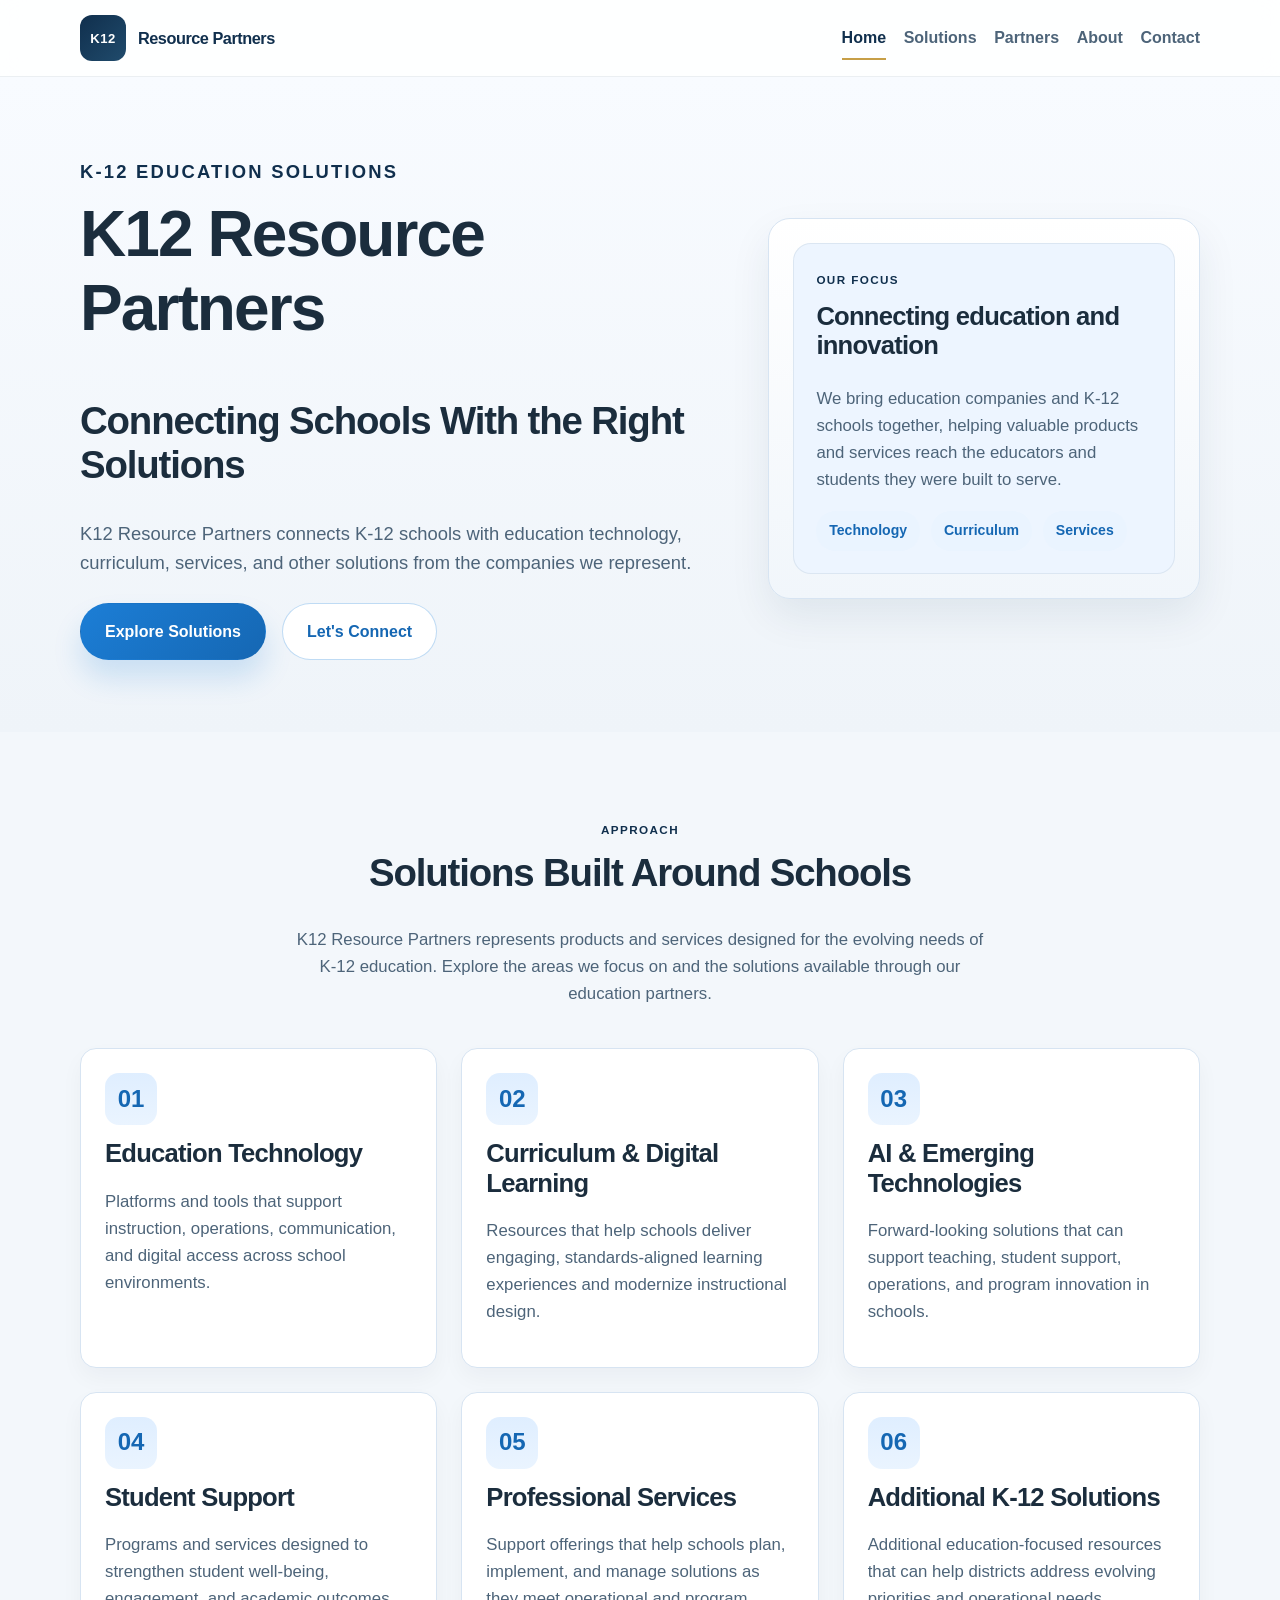
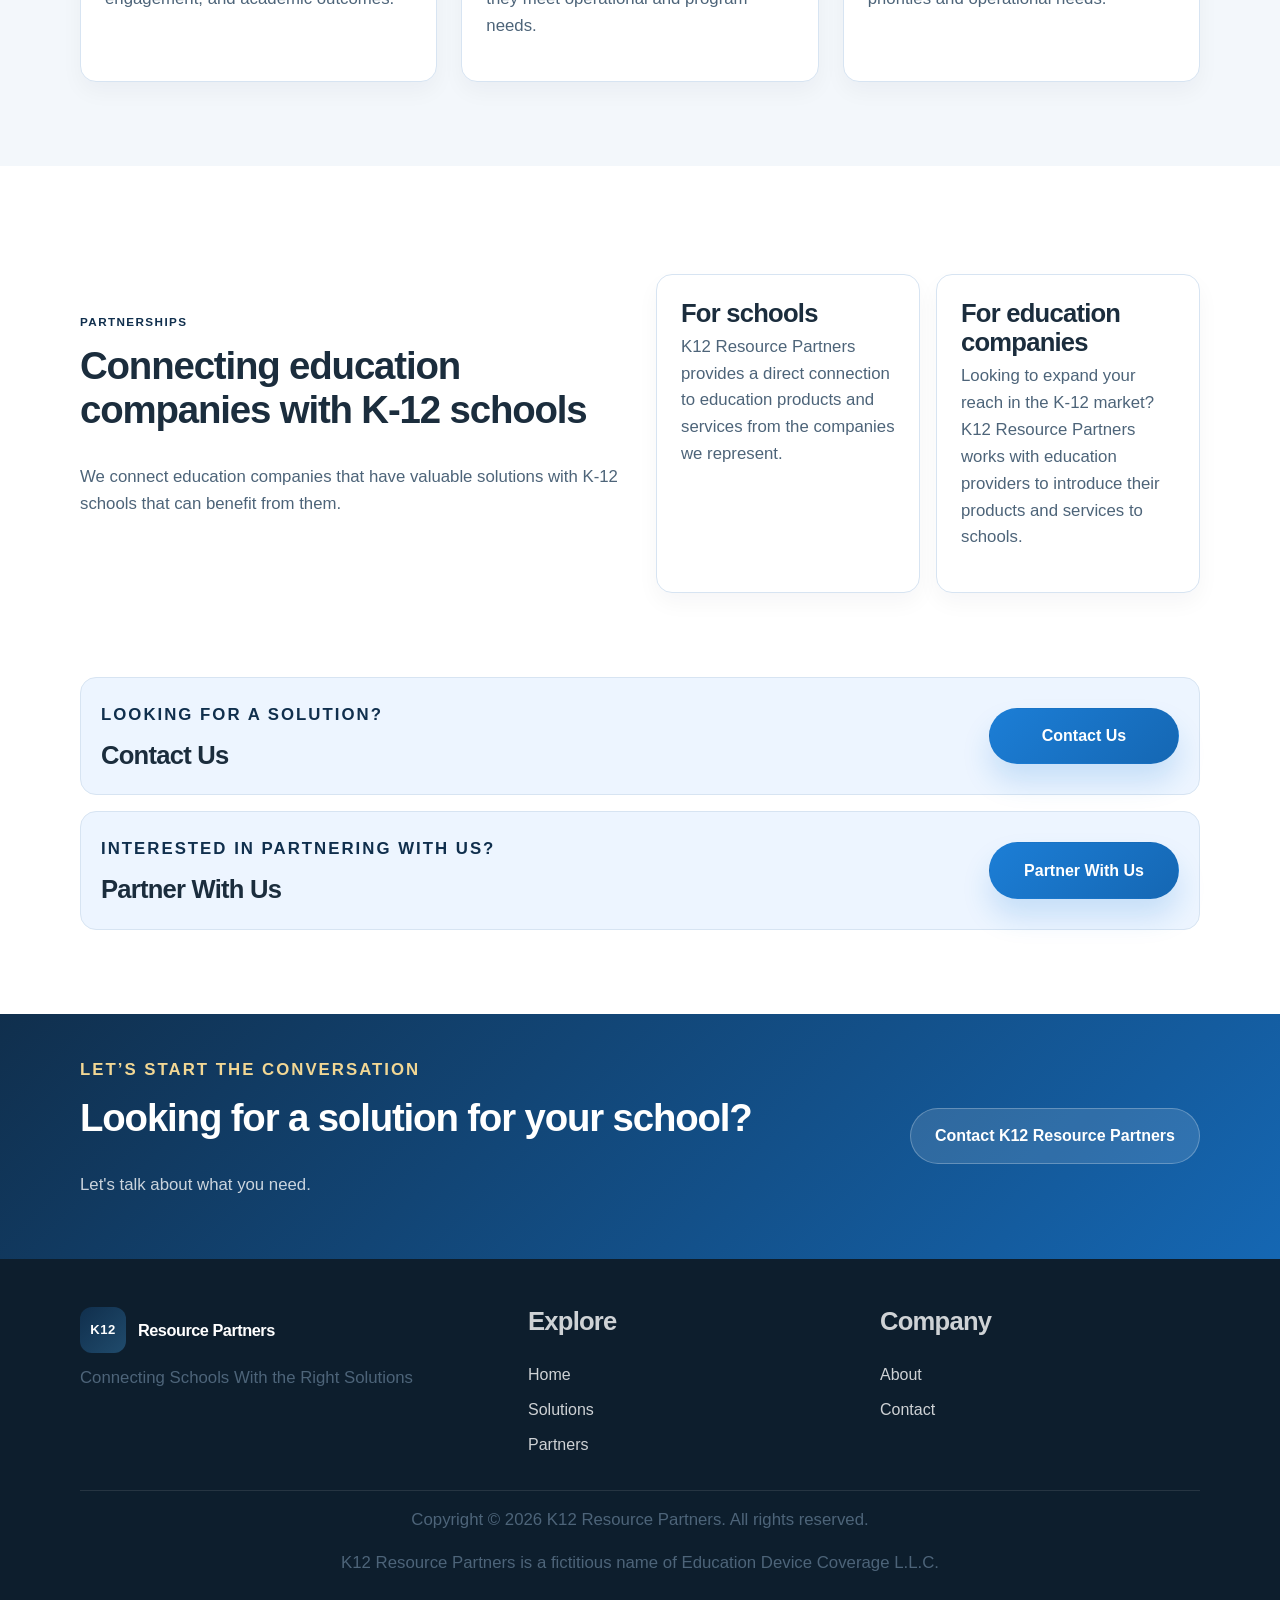
<file: index.html>
<!DOCTYPE html>
<html lang="en">
  <head>
    <meta charset="UTF-8" />
    <meta name="viewport" content="width=device-width, initial-scale=1.0" />
    <title>K12 Resource Partners | K-12 Education Solutions</title>
    <meta name="description" content="K12 Resource Partners connects K-12 schools with education technology, curriculum, services, and other solutions from education providers." />
    <meta property="og:site_name" content="K12 Resource Partners" />
    <meta property="og:type" content="website" />
    <meta property="og:title" content="K12 Resource Partners | K-12 Education Solutions" />
    <meta property="og:description" content="K12 Resource Partners connects K-12 schools with education technology, curriculum, services, and other solutions from education providers." />
    <meta property="og:url" content="https://k12resourcepartners.com/" />
    <link rel="canonical" href="https://k12resourcepartners.com/" />
    <link rel="icon" type="image/svg+xml" href="assets/favicon.svg" />
    <link rel="stylesheet" href="styles.css" />
  </head>
  <body>
    <header class="site-header">
      <div class="container header-inner">
        <a href="index.html" class="brand" aria-label="K12 Resource Partners home">
          <span class="brand-mark">K12</span>
          <span class="brand-word">Resource Partners</span>
        </a>

        <button class="nav-toggle" aria-expanded="false" aria-controls="site-navigation" aria-label="Toggle navigation">
          Menu
        </button>

        <nav class="main-nav" id="site-navigation" aria-label="Main navigation">
          <a href="index.html" class="is-current">Home</a>
          <a href="solutions.html">Solutions</a>
          <a href="partners.html">Partners</a>
          <a href="about.html">About</a>
          <a href="contact.html">Contact</a>
        </nav>
      </div>
    </header>

    <main>
      <section class="hero">
        <div class="container hero-layout">
          <div class="hero-copy">
            <p class="eyebrow">K-12 EDUCATION SOLUTIONS</p>
            <h1>K12 Resource Partners</h1>
            <h2>Connecting Schools With the Right Solutions</h2>
            <p>
              K12 Resource Partners connects K-12 schools with education technology, curriculum, services, and other solutions from the companies we represent.
            </p>
            <div class="hero-actions">
              <a class="button primary" href="solutions.html">Explore Solutions</a>
              <a class="button secondary" href="contact.html">Let's Connect</a>
            </div>
          </div>

          <div class="hero-panel" aria-label="K12 Resource Partners business model">
            <div class="hero-panel-inner">
              <p class="eyebrow">OUR FOCUS</p>
              <h3>Connecting education and innovation</h3>
              <p>
                We bring education companies and K-12 schools together, helping valuable products and services reach the educators and students they were built to serve.
              </p>
              <div class="pill-list" aria-label="Solution focus areas">
                <span class="pill">Technology</span>
                <span class="pill">Curriculum</span>
                <span class="pill">Services</span>
              </div>
            </div>
          </div>
        </div>
      </section>

      <section class="section">
        <div class="container">
          <div class="section-header">
            <p class="eyebrow">Approach</p>
            <h2>Solutions Built Around Schools</h2>
            <p>
              K12 Resource Partners represents products and services designed for the evolving needs of K-12 education.
              Explore the areas we focus on and the solutions available through our education partners.
            </p>
          </div>

          <div class="card-grid">
            <article class="solution-card">
              <div class="solution-icon" aria-hidden="true">01</div>
              <h3>Education Technology</h3>
              <p>Platforms and tools that support instruction, operations, communication, and digital access across school environments.</p>
            </article>

            <article class="solution-card">
              <div class="solution-icon" aria-hidden="true">02</div>
              <h3>Curriculum &amp; Digital Learning</h3>
              <p>Resources that help schools deliver engaging, standards-aligned learning experiences and modernize instructional design.</p>
            </article>

            <article class="solution-card">
              <div class="solution-icon" aria-hidden="true">03</div>
              <h3>AI &amp; Emerging Technologies</h3>
              <p>Forward-looking solutions that can support teaching, student support, operations, and program innovation in schools.</p>
            </article>

            <article class="solution-card">
              <div class="solution-icon" aria-hidden="true">04</div>
              <h3>Student Support</h3>
              <p>Programs and services designed to strengthen student well-being, engagement, and academic outcomes.</p>
            </article>

            <article class="solution-card">
              <div class="solution-icon" aria-hidden="true">05</div>
              <h3>Professional Services</h3>
              <p>Support offerings that help schools plan, implement, and manage solutions as they meet operational and program needs.</p>
            </article>

            <article class="solution-card">
              <div class="solution-icon" aria-hidden="true">06</div>
              <h3>Additional K-12 Solutions</h3>
              <p>Additional education-focused resources that can help districts address evolving priorities and operational needs.</p>
            </article>
          </div>
        </div>
      </section>

      <section class="section" style="background:#fff;">
        <div class="container split">
          <div>
            <p class="eyebrow">Partnerships</p>
            <h2>Connecting education companies with K-12 schools</h2>
            <p>
              We connect education companies that have valuable solutions with K-12 schools that can benefit from them.
            </p>
          </div>

          <div class="feature-list">
            <article class="feature-card">
              <h3>For schools</h3>
              <p>K12 Resource Partners provides a direct connection to education products and services from the companies we represent.</p>
            </article>
            <article class="feature-card">
              <h3>For education companies</h3>
              <p>Looking to expand your reach in the K-12 market? K12 Resource Partners works with education providers to introduce their products and services to schools.</p>
            </article>
          </div>
        </div>
      </section>

      <section class="section" style="padding-top:0; background:#fff;">
        <div class="container">
          <div class="cta-row cta-card">
            <div>
              <p class="eyebrow">Looking for a solution?</p>
              <h3>Contact Us</h3>
            </div>
            <a class="button primary" href="contact.html">Contact Us</a>
          </div>
          <div class="cta-row cta-card" style="margin-top: 1rem;">
            <div>
              <p class="eyebrow">Interested in partnering with us?</p>
              <h3>Partner With Us</h3>
            </div>
            <a class="button primary" href="contact.html#partner">Partner With Us</a>
          </div>
        </div>
      </section>

      <section class="cta-band">
        <div class="container cta-row">
          <div>
            <p class="eyebrow" style="color:#f2d794;">Let’s start the conversation</p>
            <h2>Looking for a solution for your school?</h2>
            <p>Let's talk about what you need.</p>
          </div>
          <a class="button secondary" href="contact.html">Contact K12 Resource Partners</a>
        </div>
      </section>
    </main>

    <footer class="site-footer">
      <div class="container">
        <div class="footer-grid">
          <div class="footer-brand">
            <a href="index.html" class="brand" aria-label="K12 Resource Partners home">
              <span class="brand-mark">K12</span>
              <span class="brand-word">Resource Partners</span>
            </a>
            <p>Connecting Schools With the Right Solutions</p>
          </div>

          <div>
            <h3>Explore</h3>
            <div class="footer-links">
              <a href="index.html">Home</a>
              <a href="solutions.html">Solutions</a>
              <a href="partners.html">Partners</a>
            </div>
          </div>

          <div>
            <h3>Company</h3>
            <div class="footer-links">
              <a href="about.html">About</a>
              <a href="contact.html">Contact</a>
            </div>
          </div>
        </div>

        <div class="footer-meta">
          <p>Copyright &copy; <span id="year"></span> K12 Resource Partners. All rights reserved.</p>
          <p>K12 Resource Partners is a fictitious name of Education Device Coverage L.L.C.</p>
        </div>
      </div>
    </footer>

    <script src="script.js"></script>
  </body>
</html>
</file>
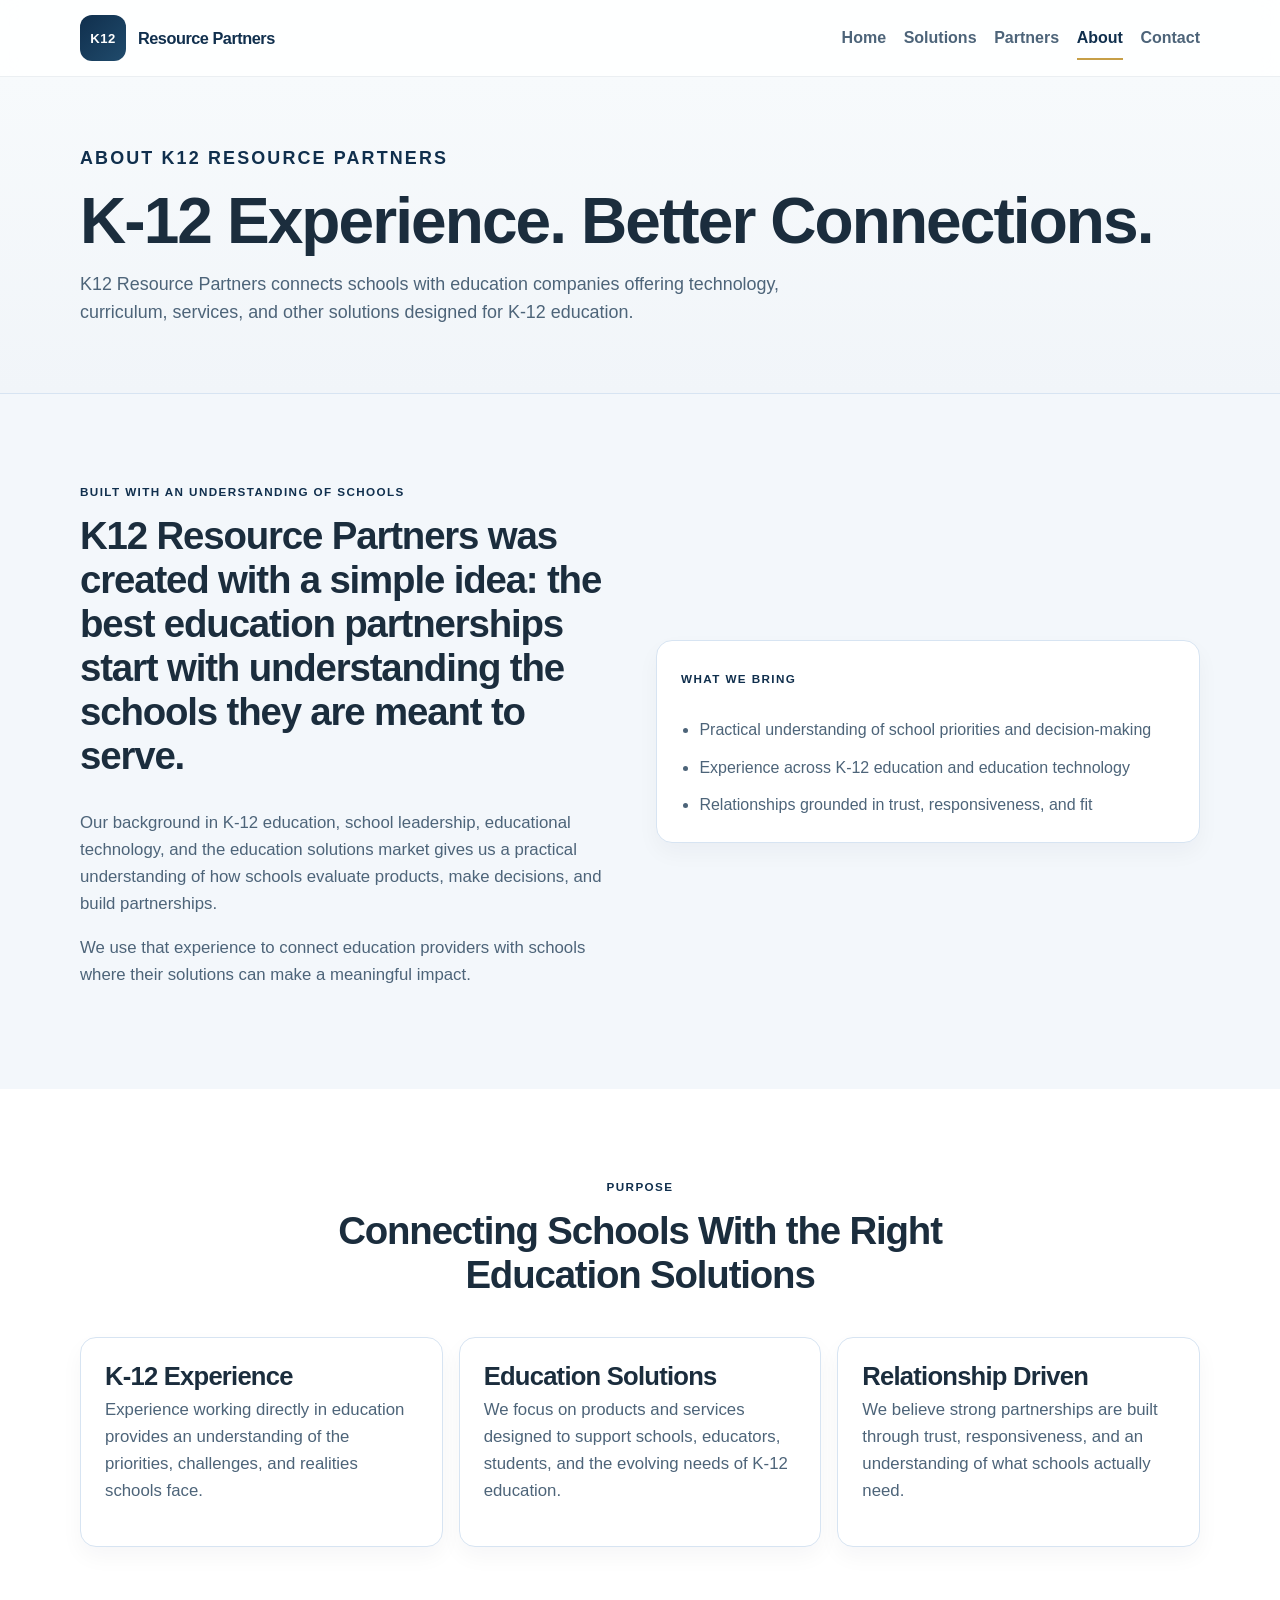
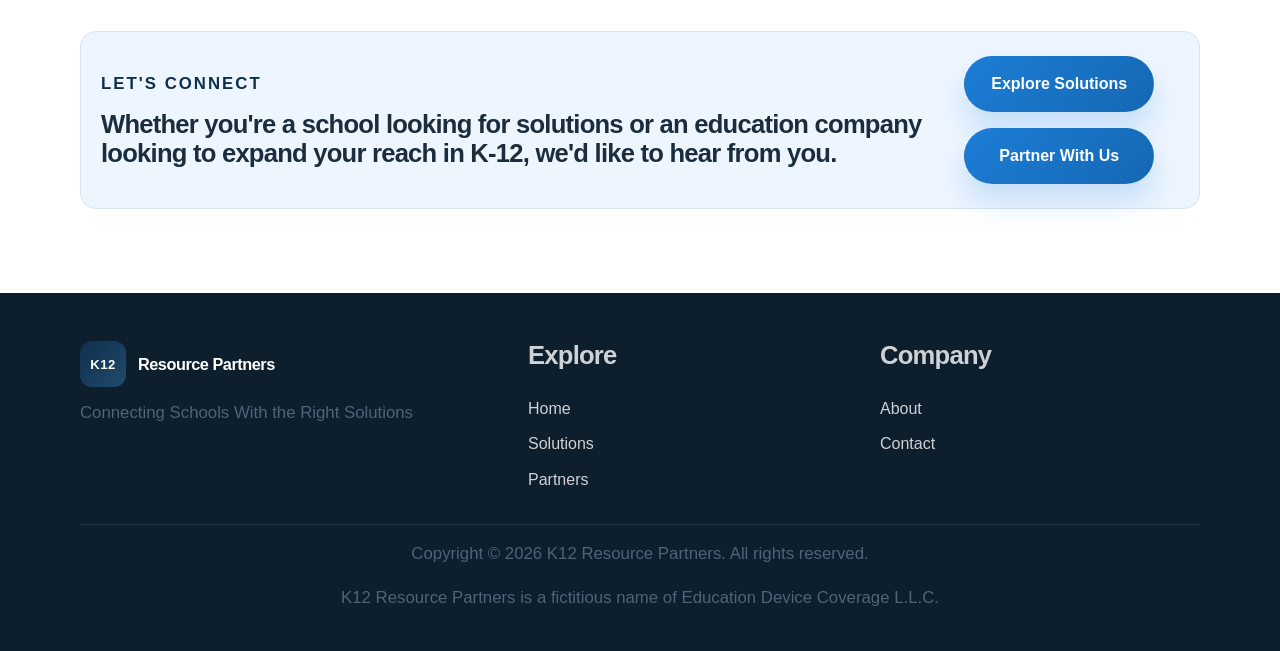
<file: about.html>
<!DOCTYPE html>
<html lang="en">
  <head>
    <meta charset="UTF-8" />
    <meta name="viewport" content="width=device-width, initial-scale=1.0" />
    <title>About | K12 Resource Partners</title>
    <meta name="description" content="Learn about K12 Resource Partners and our focus on connecting K-12 schools with relevant education products and services." />
    <meta property="og:site_name" content="K12 Resource Partners" />
    <meta property="og:type" content="website" />
    <meta property="og:title" content="About | K12 Resource Partners" />
    <meta property="og:description" content="Learn about K12 Resource Partners and our focus on connecting K-12 schools with relevant education products and services." />
    <meta property="og:url" content="https://k12resourcepartners.com/about.html" />
    <link rel="canonical" href="https://k12resourcepartners.com/about.html" />
    <link rel="icon" type="image/svg+xml" href="assets/favicon.svg" />
    <link rel="stylesheet" href="styles.css" />
  </head>
  <body>
    <header class="site-header">
      <div class="container header-inner">
        <a href="index.html" class="brand" aria-label="K12 Resource Partners home">
          <span class="brand-mark">K12</span>
          <span class="brand-word">Resource Partners</span>
        </a>

        <button class="nav-toggle" aria-expanded="false" aria-controls="site-navigation" aria-label="Toggle navigation">
          Menu
        </button>

        <nav class="main-nav" id="site-navigation" aria-label="Main navigation">
          <a href="index.html">Home</a>
          <a href="solutions.html">Solutions</a>
          <a href="partners.html">Partners</a>
          <a href="about.html" class="is-current">About</a>
          <a href="contact.html">Contact</a>
        </nav>
      </div>
    </header>

    <main>
      <section class="page-hero">
        <div class="container">
          <p class="eyebrow">ABOUT K12 RESOURCE PARTNERS</p>
          <h1>K-12 Experience. Better Connections.</h1>
          <p>
            K12 Resource Partners connects schools with education companies offering technology, curriculum, services, and other solutions designed for K-12 education.
          </p>
        </div>
      </section>

      <section class="section">
        <div class="container split">
          <div>
            <p class="eyebrow">Built With an Understanding of Schools</p>
            <h2>K12 Resource Partners was created with a simple idea: the best education partnerships start with understanding the schools they are meant to serve.</h2>
            <p>
              Our background in K-12 education, school leadership, educational technology, and the education solutions market gives us a practical understanding of how schools evaluate products, make decisions, and build partnerships.
            </p>
            <p>
              We use that experience to connect education providers with schools where their solutions can make a meaningful impact.
            </p>
          </div>

          <div class="list-card">
            <p class="eyebrow">What we bring</p>
            <ul>
              <li>Practical understanding of school priorities and decision-making</li>
              <li>Experience across K-12 education and education technology</li>
              <li>Relationships grounded in trust, responsiveness, and fit</li>
            </ul>
          </div>
        </div>
      </section>

      <section class="section" style="background:#fff;">
        <div class="container">
          <div class="section-header">
            <p class="eyebrow">Purpose</p>
            <h2>Connecting Schools With the Right Education Solutions</h2>
          </div>

          <div class="about-grid">
            <article class="feature-card">
              <h3>K-12 Experience</h3>
              <p>Experience working directly in education provides an understanding of the priorities, challenges, and realities schools face.</p>
            </article>
            <article class="feature-card">
              <h3>Education Solutions</h3>
              <p>We focus on products and services designed to support schools, educators, students, and the evolving needs of K-12 education.</p>
            </article>
            <article class="feature-card">
              <h3>Relationship Driven</h3>
              <p>We believe strong partnerships are built through trust, responsiveness, and an understanding of what schools actually need.</p>
            </article>
          </div>
        </div>
      </section>

      <section class="section" style="padding-top:0; background:#fff;">
        <div class="container">
          <div class="cta-row cta-card">
            <div>
              <p class="eyebrow">Let's Connect</p>
              <h3>Whether you're a school looking for solutions or an education company looking to expand your reach in K-12, we'd like to hear from you.</h3>
            </div>
            <div class="hero-actions" style="margin-top:0;">
              <a class="button primary" href="solutions.html">Explore Solutions</a>
              <a class="button primary" href="contact.html#partner">Partner With Us</a>
            </div>
          </div>
        </div>
      </section>
    </main>

    <footer class="site-footer">
      <div class="container">
        <div class="footer-grid">
          <div class="footer-brand">
            <a href="index.html" class="brand" aria-label="K12 Resource Partners home">
              <span class="brand-mark">K12</span>
              <span class="brand-word">Resource Partners</span>
            </a>
            <p>Connecting Schools With the Right Solutions</p>
          </div>

          <div>
            <h3>Explore</h3>
            <div class="footer-links">
              <a href="index.html">Home</a>
              <a href="solutions.html">Solutions</a>
              <a href="partners.html">Partners</a>
            </div>
          </div>

          <div>
            <h3>Company</h3>
            <div class="footer-links">
              <a href="about.html">About</a>
              <a href="contact.html">Contact</a>
            </div>
          </div>
        </div>

        <div class="footer-meta">
          <p>Copyright &copy; <span id="year"></span> K12 Resource Partners. All rights reserved.</p>
          <p>K12 Resource Partners is a fictitious name of Education Device Coverage L.L.C.</p>
        </div>
      </div>
    </footer>

    <script src="script.js"></script>
  </body>
</html>
</file>
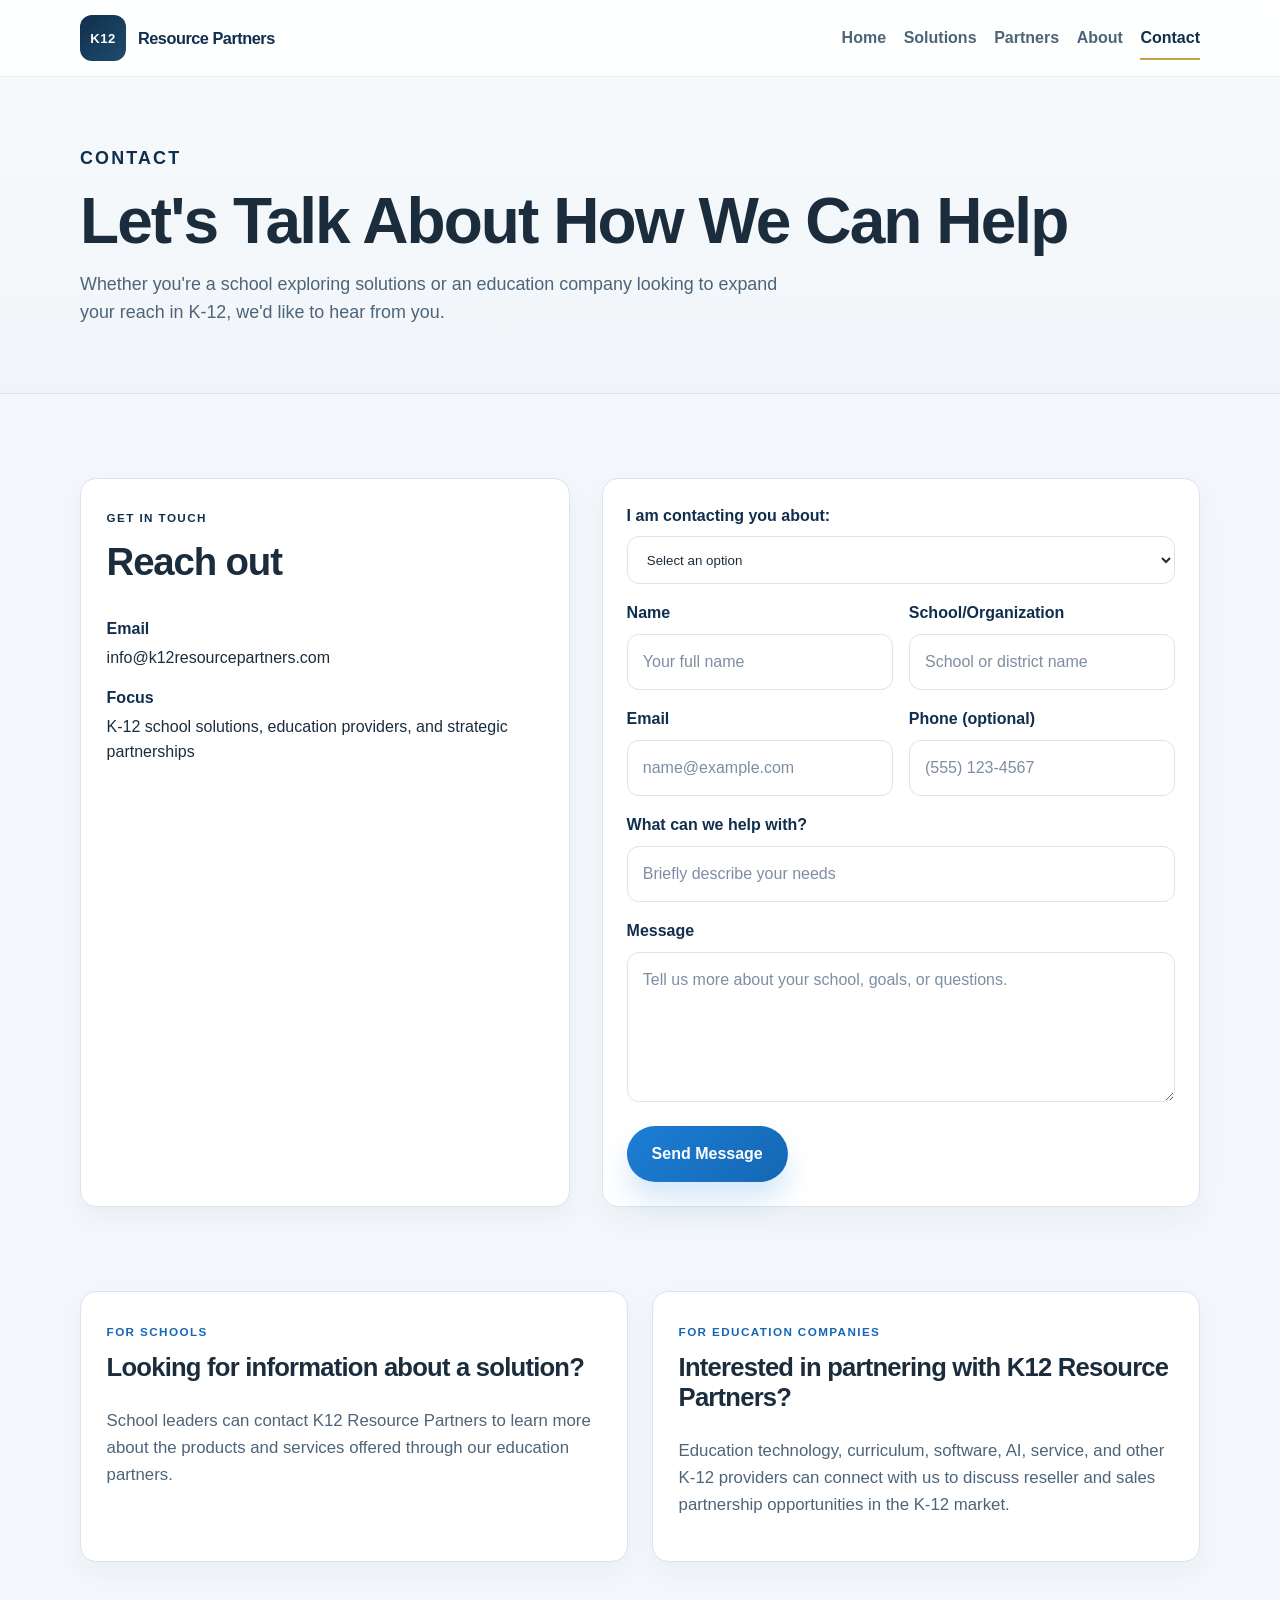
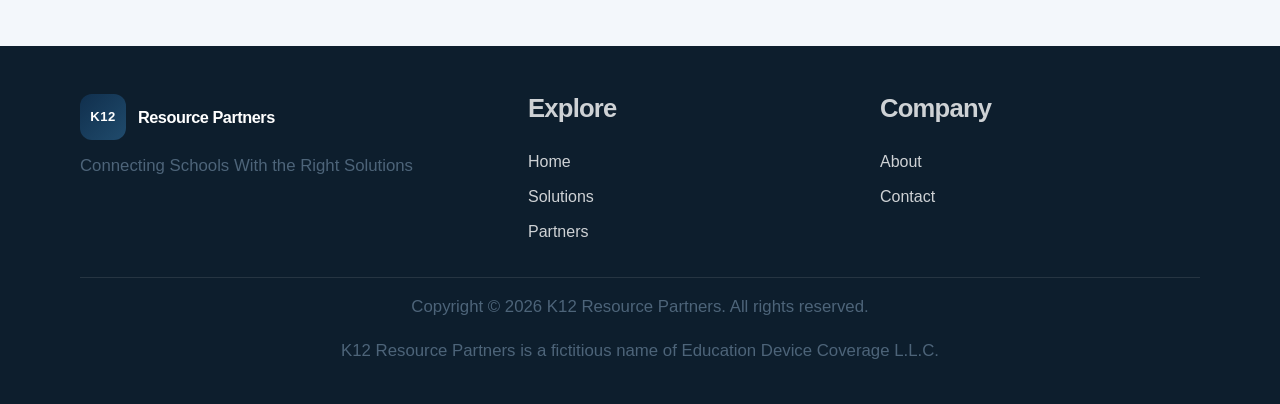
<file: contact.html>
<!DOCTYPE html>
<html lang="en">
  <head>
    <meta charset="UTF-8" />
    <meta name="viewport" content="width=device-width, initial-scale=1.0" />
    <title>Contact | K12 Resource Partners</title>
    <meta name="description" content="Contact K12 Resource Partners about education solutions for your school or reseller and partnership opportunities in the K-12 market." />
    <meta property="og:site_name" content="K12 Resource Partners" />
    <meta property="og:type" content="website" />
    <meta property="og:title" content="Contact | K12 Resource Partners" />
    <meta property="og:description" content="Contact K12 Resource Partners about education solutions for your school or reseller and partnership opportunities in the K-12 market." />
    <meta property="og:url" content="https://k12resourcepartners.com/contact.html" />
    <link rel="canonical" href="https://k12resourcepartners.com/contact.html" />
    <link rel="icon" type="image/svg+xml" href="assets/favicon.svg" />
    <link rel="stylesheet" href="styles.css" />
  </head>
  <body>
    <header class="site-header">
      <div class="container header-inner">
        <a href="index.html" class="brand" aria-label="K12 Resource Partners home">
          <span class="brand-mark">K12</span>
          <span class="brand-word">Resource Partners</span>
        </a>

        <button class="nav-toggle" aria-expanded="false" aria-controls="site-navigation" aria-label="Toggle navigation">
          Menu
        </button>

        <nav class="main-nav" id="site-navigation" aria-label="Main navigation">
          <a href="index.html">Home</a>
          <a href="solutions.html">Solutions</a>
          <a href="partners.html">Partners</a>
          <a href="about.html">About</a>
          <a href="contact.html" class="is-current">Contact</a>
        </nav>
      </div>
    </header>

    <main>
      <section class="page-hero">
        <div class="container">
          <p class="eyebrow">Contact</p>
          <h1>Let's Talk About How We Can Help</h1>
          <p>
            Whether you're a school exploring solutions or an education company looking to expand your reach in K-12,
            we'd like to hear from you.
          </p>
        </div>
      </section>

      <section class="section">
        <div class="container contact-layout">
          <aside class="contact-card" aria-label="Contact information">
            <p class="eyebrow">Get in touch</p>
            <h2>Reach out</h2>
            <ul class="contact-list">
              <li>
                <strong>Email</strong>
                <a href="mailto:info@k12resourcepartners.com">info@k12resourcepartners.com</a>
              </li>
              <li>
                <strong>Focus</strong>
                K-12 school solutions, education providers, and strategic partnerships
              </li>
            </ul>
          </aside>

          <div class="form-card">
            <form id="contact-form" aria-label="Contact form" action="https://formspree.io/f/mkjwdddn" method="POST">
              <input type="hidden" name="_subject" value="K12 Resource Partners Website Inquiry" />
              <input
                type="text"
                name="_gotcha"
                tabindex="-1"
                autocomplete="off"
                aria-hidden="true"
                style="position:absolute;left:-9999px;width:1px;height:1px;opacity:0;pointer-events:none;"
              />

              <div class="form-grid">
                <div class="field full">
                  <label for="inquiry-type">I am contacting you about:</label>
                  <select id="inquiry-type" name="inquiry_type" required>
                    <option value="">Select an option</option>
                    <option value="A solution for my school/organization">A solution for my school/organization</option>
                    <option value="A reseller or partnership opportunity">A reseller or partnership opportunity</option>
                    <option value="General inquiry">General inquiry</option>
                  </select>
                </div>

                <div class="field">
                  <label for="name">Name</label>
                  <input id="name" name="name" type="text" placeholder="Your full name" required />
                </div>

                <div class="field">
                  <label for="organization">School/Organization</label>
                  <input id="organization" name="organization" type="text" placeholder="School or district name" required />
                </div>

                <div class="field">
                  <label for="email">Email</label>
                  <input id="email" name="email" type="email" placeholder="name@example.com" required />
                </div>

                <div class="field">
                  <label for="phone">Phone (optional)</label>
                  <input id="phone" name="phone" type="tel" placeholder="(555) 123-4567" />
                </div>

                <div class="field full">
                  <label for="subject">What can we help with?</label>
                  <input id="subject" name="subject" type="text" placeholder="Briefly describe your needs" required />
                </div>

                <div class="field full">
                  <label for="message">Message</label>
                  <textarea id="message" name="message" placeholder="Tell us more about your school, goals, or questions." required></textarea>
                </div>
              </div>

              <div class="hero-actions" style="margin-top: 1.5rem;">
                <button type="submit">Send Message</button>
              </div>

              <div class="form-status" aria-live="polite" hidden>
                <p class="form-status-title">Thanks! Your message has been sent.</p>
                <p>We'll be in touch soon.</p>
              </div>
            </form>
          </div>
        </div>
      </section>

      <section class="section" style="padding-top:0;">
        <div class="container" style="display:grid; grid-template-columns: repeat(2, minmax(0, 1fr)); gap:1.5rem;">
          <article class="audience-card">
            <p class="eyebrow">For schools</p>
            <h3>Looking for information about a solution?</h3>
            <p>School leaders can contact K12 Resource Partners to learn more about the products and services offered through our education partners.</p>
          </article>

          <article class="audience-card" id="partner">
            <p class="eyebrow">For education companies</p>
            <h3>Interested in partnering with K12 Resource Partners?</h3>
            <p>Education technology, curriculum, software, AI, service, and other K-12 providers can connect with us to discuss reseller and sales partnership opportunities in the K-12 market.</p>
          </article>
        </div>
      </section>
    </main>

    <footer class="site-footer">
      <div class="container">
        <div class="footer-grid">
          <div class="footer-brand">
            <a href="index.html" class="brand" aria-label="K12 Resource Partners home">
              <span class="brand-mark">K12</span>
              <span class="brand-word">Resource Partners</span>
            </a>
            <p>Connecting Schools With the Right Solutions</p>
          </div>

          <div>
            <h3>Explore</h3>
            <div class="footer-links">
              <a href="index.html">Home</a>
              <a href="solutions.html">Solutions</a>
              <a href="partners.html">Partners</a>
            </div>
          </div>

          <div>
            <h3>Company</h3>
            <div class="footer-links">
              <a href="about.html">About</a>
              <a href="contact.html">Contact</a>
            </div>
          </div>
        </div>

        <div class="footer-meta">
          <p>Copyright &copy; <span id="year"></span> K12 Resource Partners. All rights reserved.</p>
          <p>K12 Resource Partners is a fictitious name of Education Device Coverage L.L.C.</p>
        </div>
      </div>
    </footer>

    <script src="script.js"></script>
  </body>
</html>
</file>
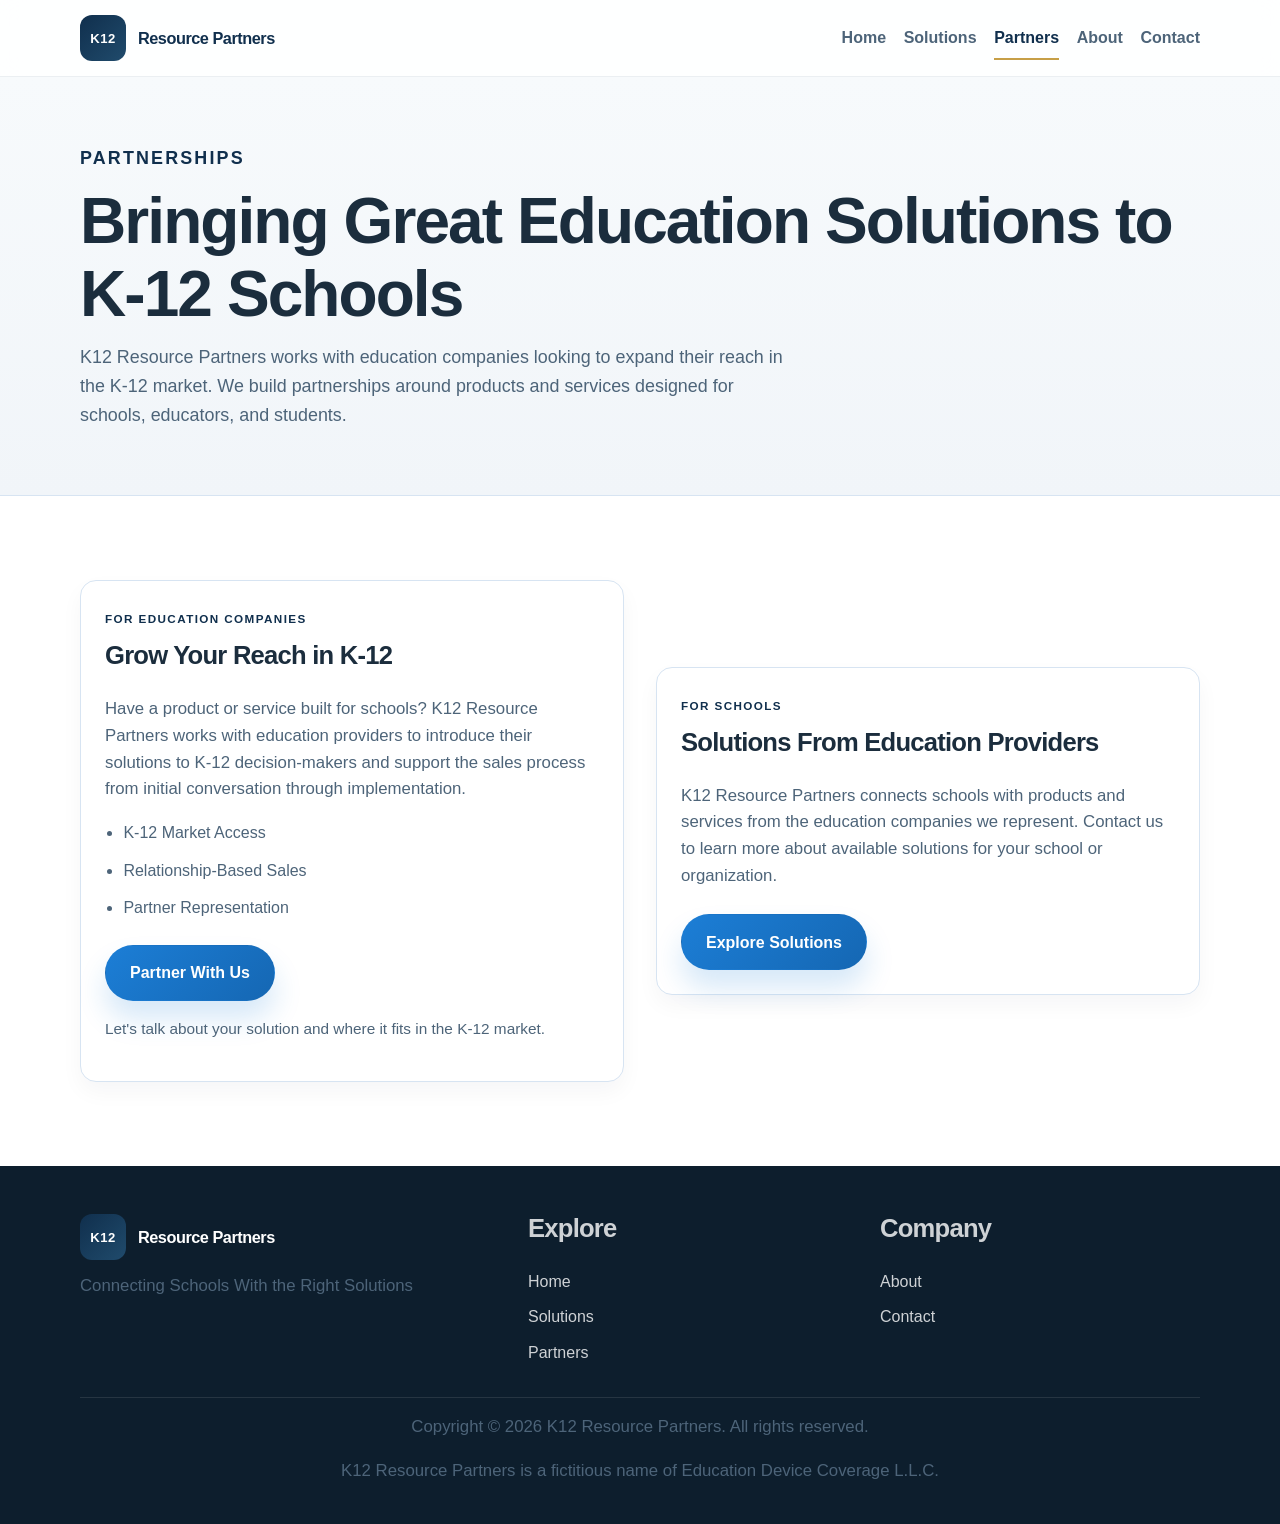
<file: partners.html>
<!DOCTYPE html>
<html lang="en">
  <head>
    <meta charset="UTF-8" />
    <meta name="viewport" content="width=device-width, initial-scale=1.0" />
    <title>Partners | K12 Resource Partners</title>
    <meta name="description" content="K12 Resource Partners works with education companies seeking to expand their reach and build relationships in the K-12 market." />
    <meta property="og:site_name" content="K12 Resource Partners" />
    <meta property="og:type" content="website" />
    <meta property="og:title" content="Partners | K12 Resource Partners" />
    <meta property="og:description" content="K12 Resource Partners works with education companies seeking to expand their reach and build relationships in the K-12 market." />
    <meta property="og:url" content="https://k12resourcepartners.com/partners.html" />
    <link rel="canonical" href="https://k12resourcepartners.com/partners.html" />
    <link rel="icon" type="image/svg+xml" href="assets/favicon.svg" />
    <link rel="stylesheet" href="styles.css" />
  </head>
  <body>
    <header class="site-header">
      <div class="container header-inner">
        <a href="index.html" class="brand" aria-label="K12 Resource Partners home">
          <span class="brand-mark">K12</span>
          <span class="brand-word">Resource Partners</span>
        </a>

        <button class="nav-toggle" aria-expanded="false" aria-controls="site-navigation" aria-label="Toggle navigation">
          Menu
        </button>

        <nav class="main-nav" id="site-navigation" aria-label="Main navigation">
          <a href="index.html">Home</a>
          <a href="solutions.html">Solutions</a>
          <a href="partners.html" class="is-current">Partners</a>
          <a href="about.html">About</a>
          <a href="contact.html">Contact</a>
        </nav>
      </div>
    </header>

    <main>
      <section class="page-hero">
        <div class="container">
          <p class="eyebrow">PARTNERSHIPS</p>
          <h1>Bringing Great Education Solutions to K-12 Schools</h1>
          <p>
            K12 Resource Partners works with education companies looking to expand their reach in the K-12 market.
            We build partnerships around products and services designed for schools, educators, and students.
          </p>
        </div>
      </section>

      <section class="section" style="background:#fff;">
        <div class="container split">
          <article class="list-card">
            <p class="eyebrow">FOR EDUCATION COMPANIES</p>
            <h3>Grow Your Reach in K-12</h3>
            <p>
              Have a product or service built for schools? K12 Resource Partners works with education providers to introduce their solutions to K-12 decision-makers and support the sales process from initial conversation through implementation.
            </p>
            <ul>
              <li>K-12 Market Access</li>
              <li>Relationship-Based Sales</li>
              <li>Partner Representation</li>
            </ul>
            <div style="margin-top: 1.5rem;">
              <a class="button primary" href="contact.html#partner">Partner With Us</a>
            </div>
            <p style="margin-top: 1rem; font-size: 0.96rem; color: var(--color-text-soft);">Let's talk about your solution and where it fits in the K-12 market.</p>
          </article>

          <article class="list-card">
            <p class="eyebrow">FOR SCHOOLS</p>
            <h3>Solutions From Education Providers</h3>
            <p>
              K12 Resource Partners connects schools with products and services from the education companies we represent.
              Contact us to learn more about available solutions for your school or organization.
            </p>
            <div style="margin-top: 1.5rem;">
              <a class="button primary" href="solutions.html">Explore Solutions</a>
            </div>
          </article>
        </div>
      </section>

    </main>

    <footer class="site-footer">
      <div class="container">
        <div class="footer-grid">
          <div class="footer-brand">
            <a href="index.html" class="brand" aria-label="K12 Resource Partners home">
              <span class="brand-mark">K12</span>
              <span class="brand-word">Resource Partners</span>
            </a>
            <p>Connecting Schools With the Right Solutions</p>
          </div>

          <div>
            <h3>Explore</h3>
            <div class="footer-links">
              <a href="index.html">Home</a>
              <a href="solutions.html">Solutions</a>
              <a href="partners.html">Partners</a>
            </div>
          </div>

          <div>
            <h3>Company</h3>
            <div class="footer-links">
              <a href="about.html">About</a>
              <a href="contact.html">Contact</a>
            </div>
          </div>
        </div>

        <div class="footer-meta">
          <p>Copyright &copy; <span id="year"></span> K12 Resource Partners. All rights reserved.</p>
          <p>K12 Resource Partners is a fictitious name of Education Device Coverage L.L.C.</p>
        </div>
      </div>
    </footer>

    <script src="script.js"></script>
  </body>
</html>
</file>
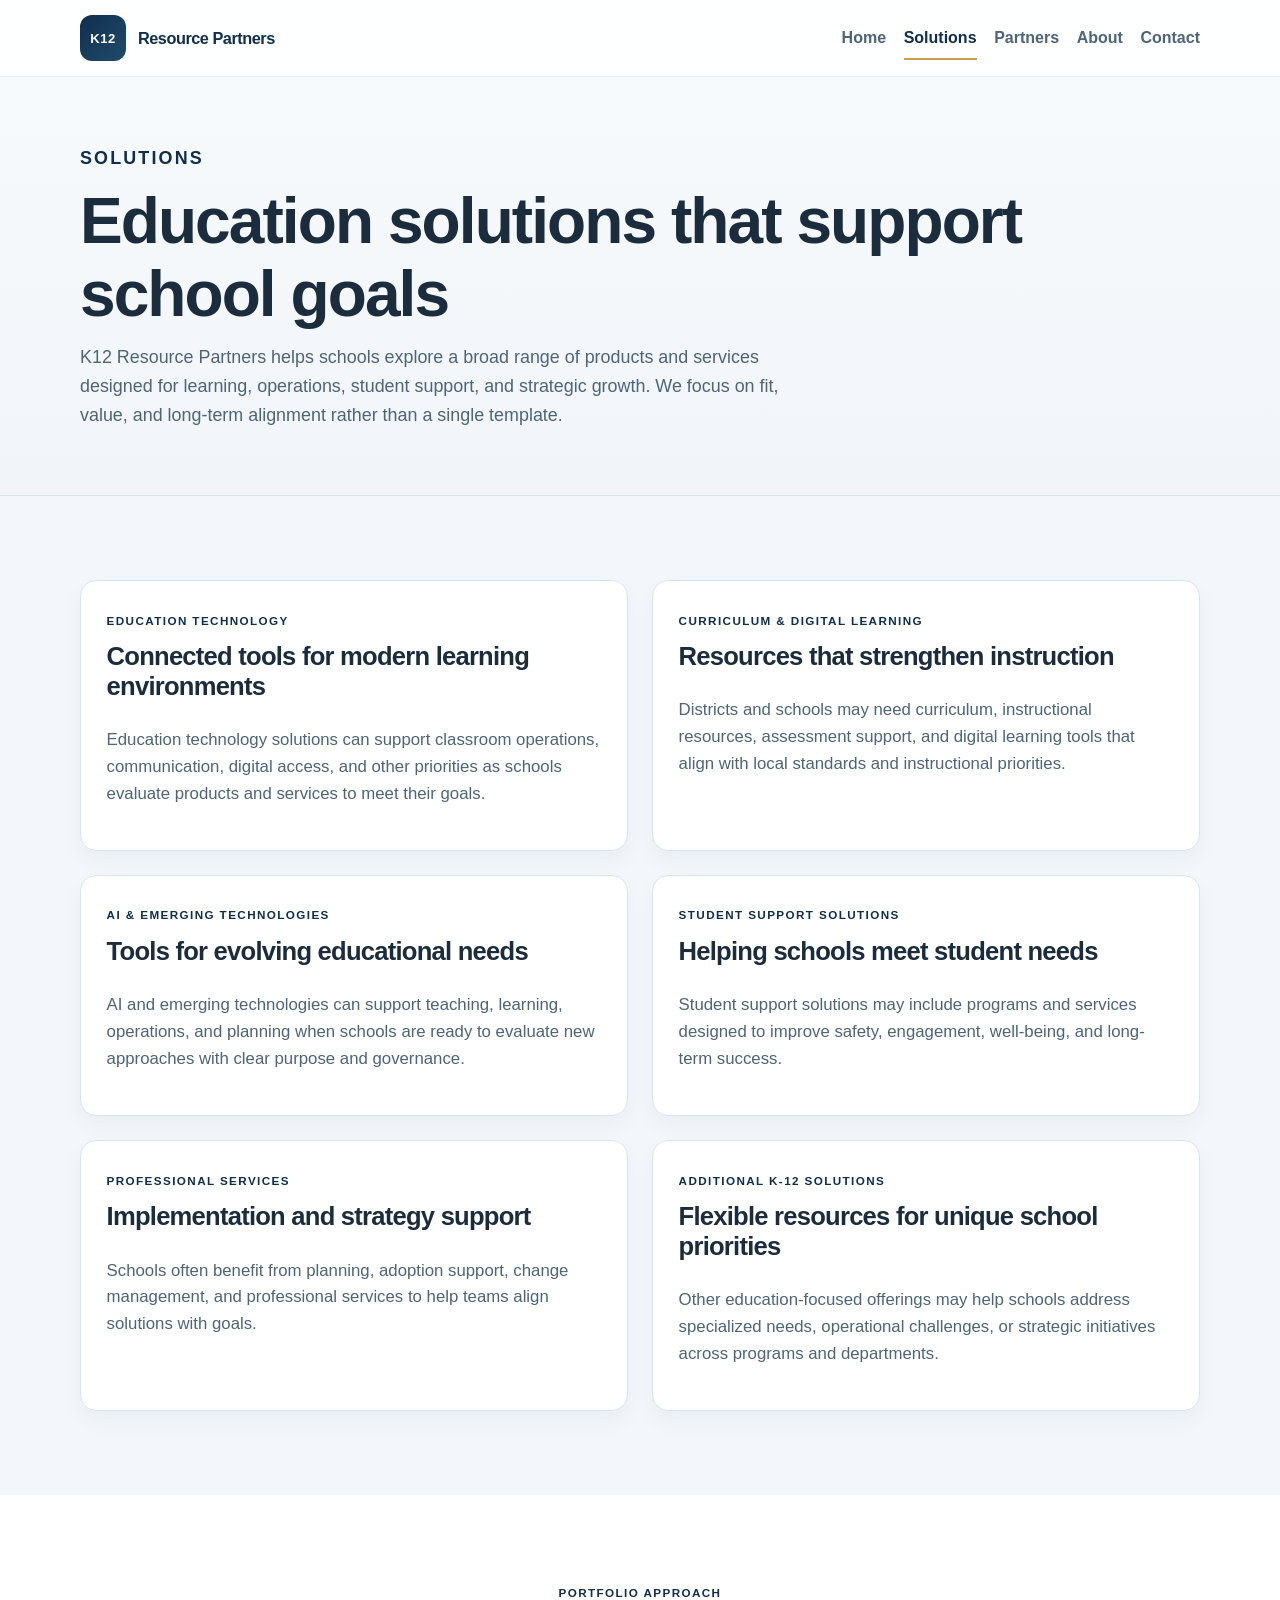
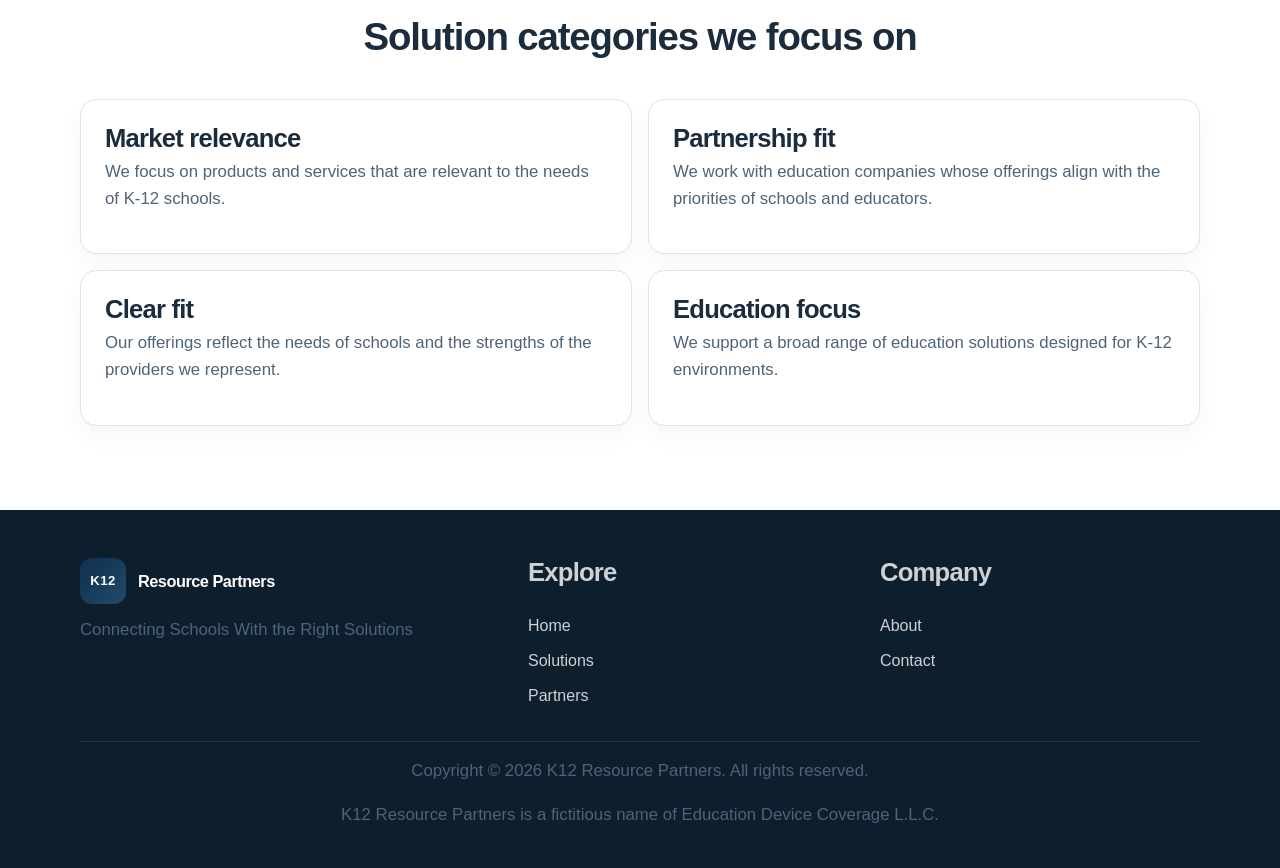
<file: solutions.html>
<!DOCTYPE html>
<html lang="en">
  <head>
    <meta charset="UTF-8" />
    <meta name="viewport" content="width=device-width, initial-scale=1.0" />
    <title>Solutions | K12 Resource Partners</title>
    <meta name="description" content="Explore the education technology, curriculum, AI, student support, professional services, and other K-12 solution areas represented by K12 Resource Partners." />
    <meta property="og:site_name" content="K12 Resource Partners" />
    <meta property="og:type" content="website" />
    <meta property="og:title" content="Solutions | K12 Resource Partners" />
    <meta property="og:description" content="Explore the education technology, curriculum, AI, student support, professional services, and other K-12 solution areas represented by K12 Resource Partners." />
    <meta property="og:url" content="https://k12resourcepartners.com/solutions.html" />
    <link rel="canonical" href="https://k12resourcepartners.com/solutions.html" />
    <link rel="icon" type="image/svg+xml" href="assets/favicon.svg" />
    <link rel="stylesheet" href="styles.css" />
  </head>
  <body>
    <header class="site-header">
      <div class="container header-inner">
        <a href="index.html" class="brand" aria-label="K12 Resource Partners home">
          <span class="brand-mark">K12</span>
          <span class="brand-word">Resource Partners</span>
        </a>

        <button class="nav-toggle" aria-expanded="false" aria-controls="site-navigation" aria-label="Toggle navigation">
          Menu
        </button>

        <nav class="main-nav" id="site-navigation" aria-label="Main navigation">
          <a href="index.html">Home</a>
          <a href="solutions.html" class="is-current">Solutions</a>
          <a href="partners.html">Partners</a>
          <a href="about.html">About</a>
          <a href="contact.html">Contact</a>
        </nav>
      </div>
    </header>

    <main>
      <section class="page-hero">
        <div class="container">
          <p class="eyebrow">Solutions</p>
          <h1>Education solutions that support school goals</h1>
          <p>
            K12 Resource Partners helps schools explore a broad range of products and services designed for learning,
            operations, student support, and strategic growth. We focus on fit, value, and long-term alignment rather than a single template.
          </p>
        </div>
      </section>

      <section class="section">
        <div class="container stack">
          <article class="list-card">
            <p class="eyebrow">Education Technology</p>
            <h3>Connected tools for modern learning environments</h3>
            <p>
              Education technology solutions can support classroom operations, communication, digital access, and other priorities
              as schools evaluate products and services to meet their goals.
            </p>
          </article>

          <article class="list-card">
            <p class="eyebrow">Curriculum &amp; Digital Learning</p>
            <h3>Resources that strengthen instruction</h3>
            <p>
              Districts and schools may need curriculum, instructional resources, assessment support, and digital learning tools
              that align with local standards and instructional priorities.
            </p>
          </article>

          <article class="list-card">
            <p class="eyebrow">AI &amp; Emerging Technologies</p>
            <h3>Tools for evolving educational needs</h3>
            <p>
              AI and emerging technologies can support teaching, learning, operations, and planning when schools are ready to evaluate
              new approaches with clear purpose and governance.
            </p>
          </article>

          <article class="list-card">
            <p class="eyebrow">Student Support Solutions</p>
            <h3>Helping schools meet student needs</h3>
            <p>
              Student support solutions may include programs and services designed to improve safety, engagement, well-being, and long-term success.
            </p>
          </article>

          <article class="list-card">
            <p class="eyebrow">Professional Services</p>
            <h3>Implementation and strategy support</h3>
            <p>
              Schools often benefit from planning, adoption support, change management, and professional services to help teams align solutions with goals.
            </p>
          </article>

          <article class="list-card">
            <p class="eyebrow">Additional K-12 Solutions</p>
            <h3>Flexible resources for unique school priorities</h3>
            <p>
              Other education-focused offerings may help schools address specialized needs, operational challenges, or strategic initiatives across programs and departments.
            </p>
          </article>
        </div>
      </section>

      <section class="section" style="background:#fff;">
        <div class="container">
          <div class="section-header">
            <p class="eyebrow">Portfolio approach</p>
            <h2>Solution categories we focus on</h2>
          </div>

          <div class="feature-list">
            <article class="feature-card">
              <h3>Market relevance</h3>
              <p>We focus on products and services that are relevant to the needs of K-12 schools.</p>
            </article>
            <article class="feature-card">
              <h3>Partnership fit</h3>
              <p>We work with education companies whose offerings align with the priorities of schools and educators.</p>
            </article>
            <article class="feature-card">
              <h3>Clear fit</h3>
              <p>Our offerings reflect the needs of schools and the strengths of the providers we represent.</p>
            </article>
            <article class="feature-card">
              <h3>Education focus</h3>
              <p>We support a broad range of education solutions designed for K-12 environments.</p>
            </article>
          </div>
        </div>
      </section>
    </main>

    <footer class="site-footer">
      <div class="container">
        <div class="footer-grid">
          <div class="footer-brand">
            <a href="index.html" class="brand" aria-label="K12 Resource Partners home">
              <span class="brand-mark">K12</span>
              <span class="brand-word">Resource Partners</span>
            </a>
            <p>Connecting Schools With the Right Solutions</p>
          </div>

          <div>
            <h3>Explore</h3>
            <div class="footer-links">
              <a href="index.html">Home</a>
              <a href="solutions.html">Solutions</a>
              <a href="partners.html">Partners</a>
            </div>
          </div>

          <div>
            <h3>Company</h3>
            <div class="footer-links">
              <a href="about.html">About</a>
              <a href="contact.html">Contact</a>
            </div>
          </div>
        </div>

        <div class="footer-meta">
          <p>Copyright &copy; <span id="year"></span> K12 Resource Partners. All rights reserved.</p>
          <p>K12 Resource Partners is a fictitious name of Education Device Coverage L.L.C.</p>
        </div>
      </div>
    </footer>

    <script src="script.js"></script>
  </body>
</html>
</file>
<file: styles.css>
:root {
  --color-bg: #f3f7fb;
  --color-surface: #ffffff;
  --color-surface-alt: #edf5ff;
  --color-border: #d7e4f2;
  --color-text: #1b2d3d;
  --color-text-soft: #4d6479;
  --color-primary: #102f4d;
  --color-primary-strong: #0a2038;
  --color-accent: #1c7ed6;
  --color-accent-strong: #1567b3;
  --color-accent-soft: #eaf4ff;
  --color-accent-soft-2: #dfeeff;
  --color-gold: #c79f47;
  --color-success: #2e6f5d;
  --shadow-soft: 0 18px 40px rgba(16, 47, 77, 0.08);
  --radius-lg: 22px;
  --radius-md: 16px;
  --radius-sm: 10px;
  --container: min(1120px, calc(100% - 2rem));
}

* { box-sizing: border-box; }

html { scroll-behavior: smooth; }

body {
  margin: 0;
  font-family: "Segoe UI", Tahoma, Geneva, Verdana, sans-serif;
  background: var(--color-bg);
  color: var(--color-text);
  line-height: 1.6;
}

a {
  color: inherit;
  text-decoration: none;
}

img { max-width: 100%; display: block; }

button, input, textarea {
  font: inherit;
}

:focus-visible {
  outline: 3px solid rgba(28, 126, 214, 0.7);
  outline-offset: 3px;
}

.container {
  width: var(--container);
  margin: 0 auto;
}

.section {
  padding: 5.25rem 0;
}

.section-header {
  max-width: 700px;
  margin: 0 auto 2.5rem;
  text-align: center;
}

.eyebrow {
  display: inline-block;
  margin-bottom: 0.75rem;
  color: var(--color-primary);
  font-weight: 700;
  letter-spacing: 0.12em;
  text-transform: uppercase;
  font-size: 0.73rem;
}

h1, h2, h3, h4 {
  margin-top: 0;
  line-height: 1.15;
  letter-spacing: -0.03em;
}

h1 {
  font-size: clamp(2.6rem, 5vw, 4.5rem);
}

h2 {
  font-size: clamp(2rem, 3vw, 3rem);
}

h3 {
  font-size: clamp(1.2rem, 2vw, 1.7rem);
}

p {
  margin-top: 0;
  color: var(--color-text-soft);
  font-size: 1.05rem;
}

.site-header {
  position: sticky;
  top: 0;
  z-index: 20;
  background: rgba(255,255,255,0.9);
  backdrop-filter: blur(12px);
  border-bottom: 1px solid rgba(18, 58, 91, 0.08);
}

.header-inner {
  display: flex;
  align-items: center;
  justify-content: space-between;
  min-height: 76px;
  gap: 1rem;
}

.brand {
  display: inline-flex;
  align-items: center;
  gap: 0.75rem;
  font-weight: 800;
  color: var(--color-primary);
}

.brand-mark {
  display: inline-flex;
  align-items: center;
  justify-content: center;
  min-width: 46px;
  height: 46px;
  padding: 0.35rem 0.5rem;
  border-radius: 12px;
  background: linear-gradient(135deg, var(--color-primary) 0%, #204b6c 100%);
  color: #fff;
  font-size: 0.82rem;
  letter-spacing: 0.04em;
}

.brand-word {
  font-size: 1.02rem;
  letter-spacing: -0.03em;
}

.main-nav {
  display: flex;
  align-items: center;
  gap: 1.1rem;
}

.main-nav a {
  position: relative;
  color: var(--color-text-soft);
  font-weight: 600;
  padding: 0.35rem 0;
}

.main-nav a::after {
  content: "";
  position: absolute;
  left: 0;
  bottom: -0.2rem;
  width: 100%;
  height: 2px;
  background: var(--color-gold);
  transform: scaleX(0);
  transform-origin: left;
  transition: transform 0.2s ease;
}

.main-nav a:hover::after,
.main-nav a:focus-visible::after,
.main-nav a.is-current::after {
  transform: scaleX(1);
}

.main-nav a:hover,
.main-nav a:focus-visible,
.main-nav a.is-current {
  color: var(--color-primary);
}

.nav-toggle {
  display: none;
  border: 1px solid var(--color-border);
  background: var(--color-surface);
  color: var(--color-text);
  border-radius: 10px;
  padding: 0.7rem 0.9rem;
  font-weight: 700;
  cursor: pointer;
}

.hero {
  background: linear-gradient(180deg, #f8fbff 0%, #eff4f9 100%);
  padding: 5rem 0 4.5rem;
}

.hero-layout {
  display: grid;
  grid-template-columns: 1.2fr 0.8fr;
  align-items: center;
  gap: 2.5rem;
}

.hero-copy p {
  font-size: 1.15rem;
  max-width: 620px;
}

.hero-actions {
  display: flex;
  flex-wrap: wrap;
  gap: 1rem;
  margin-top: 1.6rem;
}

.button,
button[type="submit"] {
  display: inline-flex;
  align-items: center;
  justify-content: center;
  border: 1px solid transparent;
  border-radius: 999px;
  padding: 0.9rem 1.5rem;
  font-weight: 700;
  transition: transform 0.2s ease, box-shadow 0.2s ease, background 0.2s ease;
  cursor: pointer;
}

.button:hover,
button[type="submit"]:hover {
  transform: translateY(-1px);
}

.button.primary,
button[type="submit"] {
  background: linear-gradient(135deg, var(--color-accent) 0%, var(--color-accent-strong) 100%);
  color: #fff;
  box-shadow: 0 18px 28px rgba(28, 126, 214, 0.18);
}

.button.secondary {
  background: #fff;
  border-color: rgba(28, 126, 214, 0.28);
  color: var(--color-accent-strong);
}

.button.secondary:hover,
.button.secondary:focus-visible {
  background: var(--color-accent-soft);
}

.hero-panel {
  background: linear-gradient(180deg, #fff 0%, #f1f6fb 100%);
  border: 1px solid var(--color-border);
  border-radius: var(--radius-lg);
  padding: 1.5rem;
  box-shadow: var(--shadow-soft);
}

.hero-panel-inner {
  background: var(--color-surface-alt);
  border-radius: 18px;
  padding: 1.4rem;
  border: 1px solid rgba(18, 58, 91, 0.08);
}

.metrics {
  display: grid;
  grid-template-columns: repeat(3, 1fr);
  gap: 1rem;
  margin-top: 1.2rem;
}

.metric {
  background: #fff;
  border: 1px solid var(--color-border);
  border-radius: 14px;
  padding: 1rem 0.85rem;
}

.metric strong {
  display: block;
  font-size: 1.5rem;
  color: var(--color-primary);
}

.metric span {
  color: var(--color-text-soft);
  font-size: 0.8rem;
}

.card-grid {
  display: grid;
  grid-template-columns: repeat(3, minmax(0, 1fr));
  gap: 1.5rem;
}

.info-card,
.solution-card,
.partner-card,
.feature-card,
.value-card,
.contact-card,
.list-card {
  background: var(--color-surface);
  border: 1px solid var(--color-border);
  border-radius: var(--radius-md);
  box-shadow: 0 10px 22px rgba(14, 31, 46, 0.04);
}

.solution-card,
.feature-card,
.value-card,
.partner-card,
.list-card {
  padding: 1.5rem;
}

.solution-card {
  display: flex;
  flex-direction: column;
  gap: 0.9rem;
  min-height: 100%;
  transition: transform 0.2s ease, box-shadow 0.2s ease;
}

.solution-card:hover,
.feature-card:hover,
.value-card:hover,
.partner-card:hover,
.contact-card:hover {
  transform: translateY(-4px);
  box-shadow: 0 20px 28px rgba(18, 58, 91, 0.08);
}

.solution-icon {
  display: inline-flex;
  align-items: center;
  justify-content: center;
  width: 52px;
  height: 52px;
  border-radius: 14px;
  background: linear-gradient(180deg, var(--color-accent-soft-2) 0%, var(--color-accent-soft) 100%);
  color: var(--color-accent-strong);
  font-size: 1.5rem;
  font-weight: 700;
}

.solution-card h3,
.value-card h3,
.partner-card h3,
.feature-card h3 {
  margin-bottom: 0.35rem;
}

.split {
  display: grid;
  grid-template-columns: 1fr 1fr;
  gap: 2rem;
  align-items: center;
}

.feature-list {
  display: grid;
  grid-template-columns: 1fr 1fr;
  gap: 1rem;
  margin-top: 1.5rem;
}

.about-grid {
  display: grid;
  grid-template-columns: repeat(3, minmax(0, 1fr));
  gap: 1rem;
  margin-top: 1.5rem;
}

.feature-card {
  min-height: 100%;
}

.pill-list {
  display: flex;
  flex-wrap: wrap;
  gap: 0.7rem;
  margin-top: 1rem;
}

.pill {
  display: inline-flex;
  align-items: center;
  justify-content: center;
  border-radius: 999px;
  background: var(--color-accent-soft);
  color: var(--color-accent-strong);
  padding: 0.55rem 0.8rem;
  font-size: 0.88rem;
  font-weight: 600;
}

.cta-band {
  background: linear-gradient(135deg, var(--color-primary) 0%, var(--color-accent-strong) 100%);
  color: #fff;
  padding: 2.7rem 0;
}

.cta-row {
  display: flex;
  align-items: center;
  justify-content: space-between;
  gap: 1rem;
}

.cta-row p {
  color: rgba(255,255,255,0.78);
  font-size: 1.05rem;
}

.cta-row .button.secondary {
  background: rgba(255,255,255,0.12);
  border-color: rgba(255,255,255,0.25);
  color: #fff;
}

.cta-card {
  background: var(--color-surface-alt);
  border: 1px solid var(--color-border);
  border-radius: var(--radius-md);
  padding: 1.5rem 1.25rem;
}

.cta-card .eyebrow {
  color: var(--color-primary);
  font-weight: 800;
  letter-spacing: 0.12em;
}

.cta-card h3 {
  margin-bottom: 0;
}

.cta-card .button {
  min-width: 190px;
}

.page-hero {
  padding: 4.2rem 0 3rem;
  background: linear-gradient(180deg, #f7fafc 0%, #f1f5f9 100%);
  border-bottom: 1px solid var(--color-border);
}

.page-hero h1 {
  margin-bottom: 0.7rem;
}

.page-hero p {
  max-width: 720px;
  font-size: 1.12rem;
}

.stack {
  display: grid;
  grid-template-columns: repeat(2, minmax(0, 1fr));
  gap: 1.5rem;
}

.stack .list-card {
  padding: 1.6rem;
}

.list-card ul {
  margin: 1rem 0 0;
  padding-left: 1.15rem;
  color: var(--color-text-soft);
}

.list-card li + li {
  margin-top: 0.75rem;
}

.partner-grid {
  display: grid;
  grid-template-columns: repeat(3, minmax(0, 1fr));
  gap: 1.4rem;
}

.partner-placeholder {
  display: grid;
  place-items: center;
  min-height: 220px;
  border: 1px dashed rgba(18, 58, 91, 0.3);
  border-radius: var(--radius-md);
  background: rgba(18, 58, 91, 0.02);
  padding: 1.2rem;
  text-align: center;
  color: var(--color-text-soft);
}

.partner-placeholder strong {
  display: block;
  margin-bottom: 0.45rem;
  color: var(--color-primary);
  font-size: 1.05rem;
}

.contact-layout {
  display: grid;
  grid-template-columns: 0.9fr 1.1fr;
  gap: 2rem;
}

.contact-card {
  padding: 1.6rem;
}

.contact-list {
  list-style: none;
  padding: 0;
  margin: 1rem 0 0;
  display: grid;
  gap: 0.9rem;
}

.contact-list li {
  display: flex;
  flex-direction: column;
  gap: 0.2rem;
}

.contact-list strong {
  color: var(--color-primary);
}

.form-card {
  background: var(--color-surface);
  border: 1px solid var(--color-border);
  border-radius: var(--radius-md);
  padding: 1.5rem;
  box-shadow: 0 12px 28px rgba(13, 44, 71, 0.04);
}

.form-grid {
  display: grid;
  grid-template-columns: repeat(2, minmax(0, 1fr));
  gap: 1rem;
}

.field {
  display: flex;
  flex-direction: column;
  gap: 0.5rem;
}

.field.full {
  grid-column: 1 / -1;
}

label {
  font-weight: 700;
  color: var(--color-primary);
}

input, select, textarea {
  width: 100%;
  border: 1px solid var(--color-border);
  border-radius: 12px;
  background: #fff;
  padding: 0.9rem 0.95rem;
  color: var(--color-text);
}

input::placeholder,
textarea::placeholder {
  color: #7e8ea2;
}

input:focus, select:focus, textarea:focus {
  border-color: rgba(28, 126, 214, 0.6);
  box-shadow: 0 0 0 4px rgba(28, 126, 214, 0.08);
}

textarea {
  min-height: 150px;
  resize: vertical;
}

.form-note {
  margin-top: 1rem;
  color: var(--color-text-soft);
  font-size: 0.92rem;
}

.form-status {
  margin-top: 1.5rem;
  padding: 1rem 1.1rem;
  border-radius: 12px;
  background: var(--color-accent-soft);
  border: 1px solid rgba(28, 126, 214, 0.2);
  color: var(--color-primary);
}

.form-status[hidden] {
  display: none;
}

.form-status.is-error {
  background: #fff3f3;
  border-color: rgba(200, 96, 96, 0.3);
  color: #7b2d2d;
}

.form-status-title {
  margin: 0 0 0.35rem;
  font-weight: 700;
  color: inherit;
}

.form-status p:last-child {
  margin: 0;
  color: inherit;
}

.site-footer {
  background: #0d1e2d;
  color: rgba(255,255,255,0.8);
  padding: 3rem 0 1.4rem;
}

.footer-grid {
  display: grid;
  grid-template-columns: 1.3fr 1fr 1fr;
  gap: 2rem;
  padding-bottom: 2rem;
}

.footer-brand {
  display: flex;
  flex-direction: column;
  gap: 0.8rem;
}

.footer-brand .brand {
  color: #fff;
}

.site-footer a {
  color: rgba(255,255,255,0.8);
}

.site-footer a:hover,
.site-footer a:focus-visible {
  color: #fff;
}

.audience-card {
  background: var(--color-surface);
  border: 1px solid var(--color-border);
  border-radius: var(--radius-md);
  padding: 1.6rem;
  box-shadow: 0 10px 24px rgba(16, 47, 77, 0.04);
}

.audience-card .eyebrow {
  color: var(--color-accent-strong);
}

.footer-links {
  display: grid;
  gap: 0.6rem;
}

.footer-meta {
  border-top: 1px solid rgba(255,255,255,0.1);
  padding-top: 1rem;
  text-align: center;
  color: rgba(255,255,255,0.7);
  font-size: 0.9rem;
}

@media (max-width: 900px) {
  .hero-layout,
  .split,
  .contact-layout,
  .footer-grid,
  .stack,
  .card-grid,
  .partner-grid {
    grid-template-columns: 1fr;
  }

  .card-grid {
    grid-template-columns: repeat(2, minmax(0, 1fr));
  }

  .feature-list,
  .about-grid {
    grid-template-columns: 1fr;
  }
}

@media (max-width: 760px) {
  .main-nav {
    position: absolute;
    top: 100%;
    left: 0;
    right: 0;
    display: none;
    flex-direction: column;
    align-items: flex-start;
    background: rgba(255,255,255,0.98);
    padding: 1rem 1rem 1.3rem;
    border-bottom: 1px solid var(--color-border);
    box-shadow: 0 20px 32px rgba(13, 44, 71, 0.08);
  }

  .main-nav.is-open {
    display: flex;
  }

  .nav-toggle {
    display: inline-flex;
  }

  .hero {
    padding-top: 3.5rem;
  }

  .card-grid,
  .form-grid {
    grid-template-columns: 1fr;
  }

  .cta-row {
    flex-direction: column;
    align-items: flex-start;
  }
}
</file>
